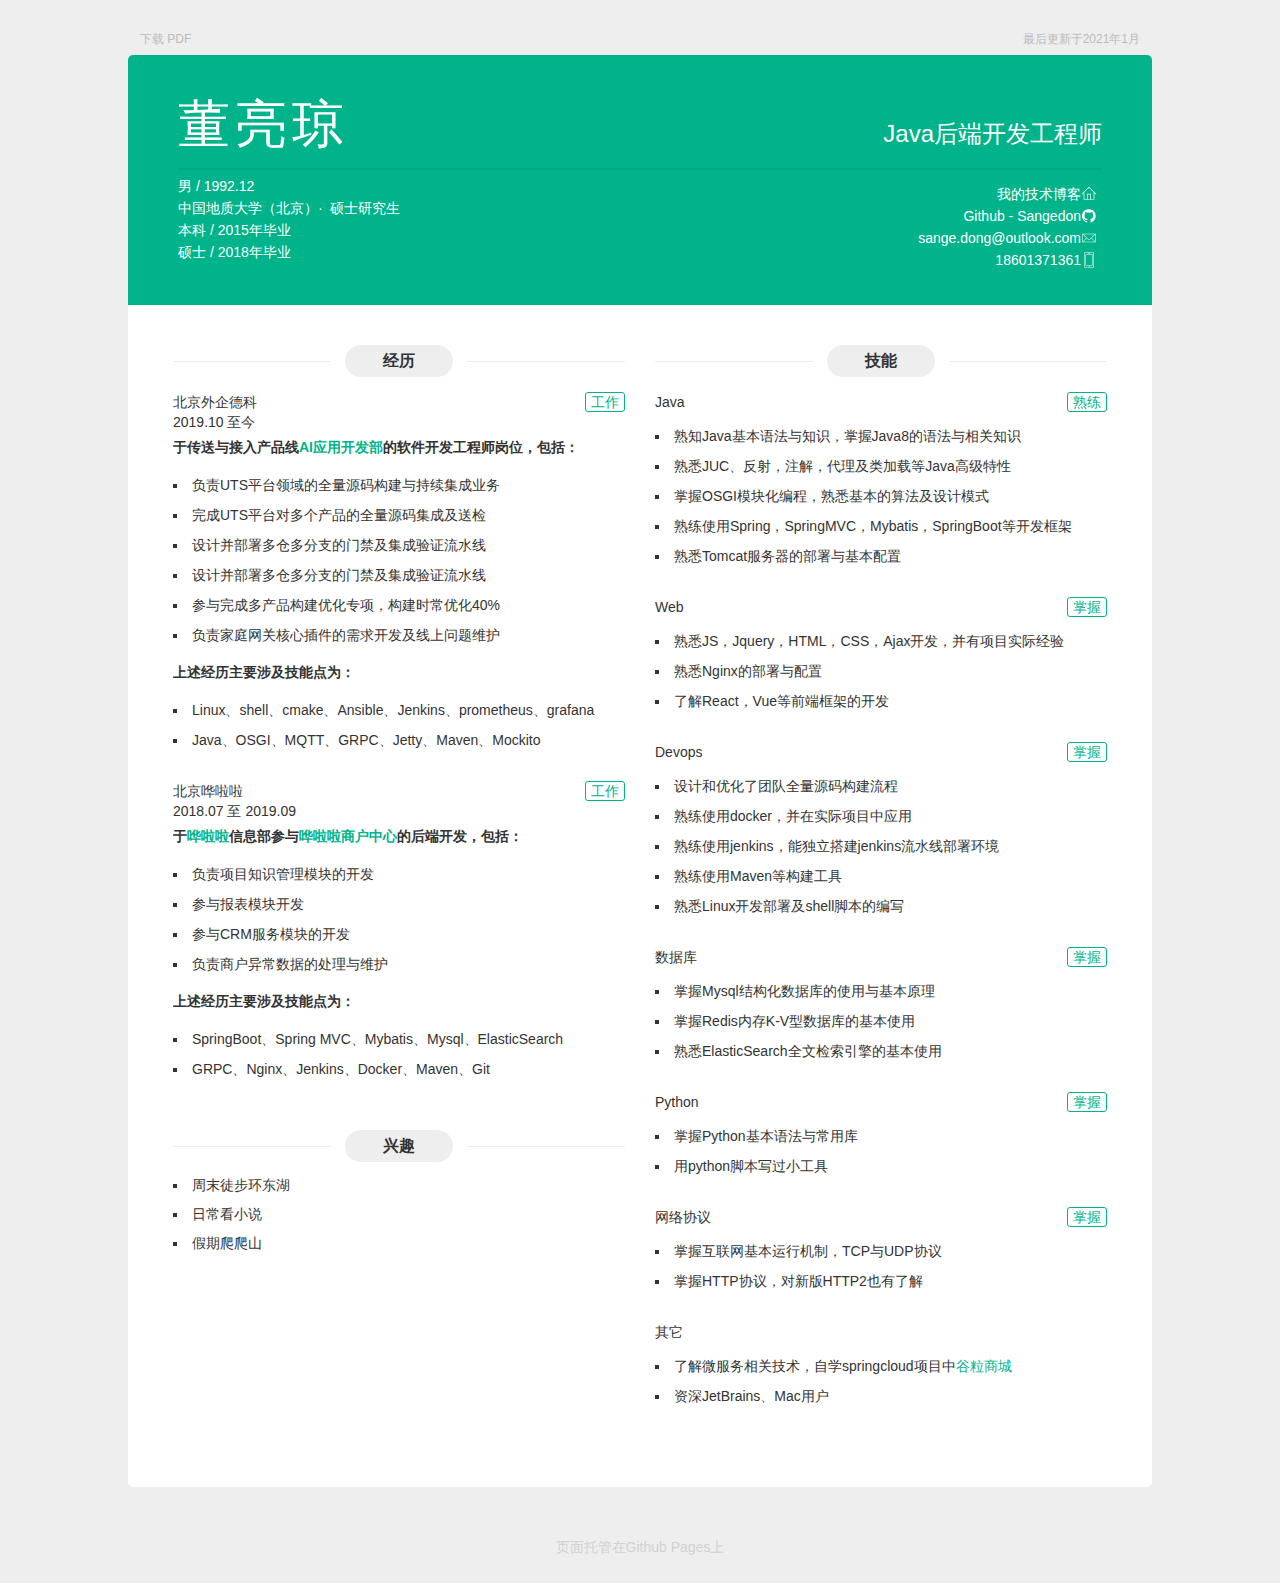
<file: docs/index.html>
<!DOCTYPE html><html><head><meta charset="utf-8"><meta http-equiv="X-UA-Compatible" content="IE=edge"><meta name="viewport" content="width=device-width, initial-scale=1"><title>简历 | 董亮琼</title><style rel="stylesheet">a,abbr,acronym,address,applet,article,aside,audio,b,big,blockquote,body,canvas,caption,center,cite,code,dd,del,details,dfn,div,dl,dt,em,embed,fieldset,figcaption,figure,footer,form,h1,h2,h3,h4,h5,h6,header,hgroup,html,i,iframe,img,ins,kbd,label,legend,li,mark,menu,nav,object,ol,output,p,pre,q,ruby,s,samp,section,small,span,strike,strong,sub,summary,sup,table,tbody,td,tfoot,th,thead,time,tr,tt,u,ul,var,video{margin:0;padding:0;border:0;font:inherit;font-size:100%;vertical-align:baseline}html{line-height:1}ol,ul{list-style:none}table{border-collapse:collapse;border-spacing:0}caption,td,th{text-align:left;font-weight:400;vertical-align:middle}blockquote,q{quotes:none}blockquote:after,blockquote:before,q:after,q:before{content:"";content:none}a img{border:none}elements-of-type(html5-block){display:block}*{-webkit-box-sizing:border-box;-moz-box-sizing:border-box;box-sizing:border-box;user-select:none}body{color:#333;font-size:14px;line-height:1.5;font-family:Helvetica Neue,Helvetica,Arial,Microsoft YaHei,sans-serif;-webkit-font-smoothing:antialiased;-webkit-text-size-adjust:none;background-color:#eee;overflow:auto;padding-top:5px}@media screen and (max-width:1024px){body{padding-top:0}}a{text-decoration:none;color:#00b38a;-webkit-transition:all .2s ease-in-out;-moz-transition:all .2s ease-in-out;-o-transition:all .2s ease-in-out;transition:all .2s ease-in-out}.last-modified{position:absolute;top:30px;left:50%;width:1000px;color:#bbb;margin-left:-500px;font-size:12px;text-align:right}@media screen and (max-width:1024px){.last-modified{display:none}}@media print{.last-modified{display:none}}.download-pdf{position:absolute;top:30px;left:50%;color:#bbb;margin-left:-500px;font-size:12px;text-align:right}@media screen and (max-width:1024px){.download-pdf{display:none}}@media print{.download-pdf{display:none}}.content{position:relative;width:1024px;margin:50px auto;-webkit-border-radius:5px;-moz-border-radius:5px;-ms-border-radius:5px;-o-border-radius:5px;border-radius:5px;background-color:#fff;overflow:hidden}@media screen and (max-width:1024px){.content{width:100%;margin:0;-webkit-border-radius:0;-moz-border-radius:0;-ms-border-radius:0;-o-border-radius:0;border-radius:0}}.content-hd{width:100%;padding:30px 50px;color:#fff;background-color:#00b38a;overflow:hidden}@media screen and (max-width:720px){.content-hd{padding:25px 30px}}@media print{.content-hd{color:#000;background-color:#fff}}.content-hd .title{width:100%;border-bottom:2px solid #00a982;font-size:52px;font-weight:300;overflow:hidden;padding-bottom:5px;margin-bottom:5px}.content-hd .contact,.content-hd .info,.content-hd .job,.content-hd .name{width:50%}@media screen and (max-width:720px){.content-hd .contact,.content-hd .info,.content-hd .job,.content-hd .name{width:100%;text-align:center}}.content-hd .name{float:left}.content-hd .name h1{font-family:Lucida Grande,Hiragino Sans GB,Hiragino Sans GB W3,Helvetica Neue,Helvetica,Arial,Microsoft YaHei,sans-serif;font-weight:500;letter-spacing:5px}@media screen and (max-width:720px){.content-hd .name h1{letter-spacing:0;line-height:1.25;margin-top:10px}}.content-hd .name h1 small{font-weight:400;letter-spacing:0;font-size:24px;padding-left:10px}@media screen and (max-width:720px){.content-hd .name h1 small{display:block;padding-left:0;font-size:20px;line-height:1}}.content-hd .job{float:right;text-align:right}@media screen and (max-width:720px){.content-hd .job{text-align:center}}.content-hd .job h2{display:inline-block;font-size:24px}@media screen and (max-width:720px){.content-hd .job h2{border-top:1px solid #00a982;margin:5px auto 0;padding:10px}}.content-hd .info{float:left;line-height:22px}.content-hd .contact{float:right;text-align:right;padding-right:5px}.content-hd .contact ul{margin:8px 0 4px}@media screen and (max-width:720px){.content-hd .contact ul{text-align:center;margin:16px 0 0}}.content-hd .contact ul>li{height:22px}@media screen and (max-width:720px){.content-hd .contact ul>li{display:inline-block}}.content-hd .contact ul>li>a{color:#fff;font-family:Lucida Grande,Hiragino Sans GB,Hiragino Sans GB W3,Helvetica Neue,Helvetica,Arial,Microsoft YaHei,sans-serif;font-size:14px;line-height:22px}@media print{.content-hd .contact ul>li>a{color:#000}}.content-hd .contact ul>li>a:hover{color:#e8e8e8}@media screen and (max-width:720px){.content-hd .contact ul>li>a .contact-link{display:none}}.content-hd .contact ul>li>a .iconfont{fill:#fff;vertical-align:text-top}@media screen and (max-width:720px){.content-hd .contact ul>li>a .iconfont{margin:5px 8px}}.content-bd{width:100%;min-height:200px;padding:20px 30px 50px;overflow:hidden}@media screen and (max-width:720px){.content-bd{padding:20px 20px 50px}}.content-bd .content-left,.content-bd .content-right{width:50%}@media screen and (max-width:1024px){.content-bd .content-left,.content-bd .content-right{width:100%}}.content-bd .content-left{float:left}.content-bd .content-right{float:right}.content-bd section{overflow:hidden;padding:10px 15px}.content-bd .section-hd{position:relative;height:32px;margin:10px auto 5px;overflow:hidden}.content-bd .section-bd{overflow:hidden}.content-bd .section-bd ul li{margin-top:8px;list-style:square inside}.content-bd .section-bd .item{margin-bottom:20px}.content-bd .section-title-l,.content-bd .section-title-r{position:absolute;top:50%;display:inline-block;width:35%;height:0;vertical-align:middle;border-top:1px solid #ededed}.content-bd .section-title-l{left:0}.content-bd .section-title-r{right:0}.content-bd .section-title{position:relative;z-index:1;width:24%;min-width:100px;margin:0 auto;padding:4px 10px;-webkit-border-radius:32px;-moz-border-radius:32px;-ms-border-radius:32px;-o-border-radius:32px;border-radius:32px;font-size:16px;font-weight:700;text-align:center;background-color:#eee}.content-bd .section-list{padding:10px 0 5px}.content-bd .item-hd{position:relative;padding:10px 0 5px;line-height:20px;overflow:hidden;font-weight:500;min-height:30px}.content-bd .item-hd .item-time{display:inline-block;float:left;width:25%}@media screen and (max-width:720px){.content-bd .item-hd .item-time{width:100%;margin-bottom:5px}}.content-bd .item-hd .item-more{position:absolute;top:10px;right:0}.content-bd .item-hd .item-name{float:left}.content-bd .item-bd{margin-bottom:5px}.content-bd .item-des{margin-bottom:16px;font-weight:700}.content-bd .item-tail{margin-top:16px}.content-bd .section-content{text-align:justify;word-break:break-all;line-height:22px}.content-bd .section-content em{display:inline-block;font-family:Menlo,Helvetica Neue,Helvetica,Arial,Microsoft YaHei,sans-serif;font-size:12px;line-height:14px;border:1px solid #d1d1d1;-webkit-border-radius:3px;-moz-border-radius:3px;-ms-border-radius:3px;-o-border-radius:3px;border-radius:3px;margin:2px;padding:0 3px;background-color:#f7f7f7}.content-bd .section-content strong{font-family:Helvetica Neue,Helvetica,Arial,Microsoft YaHei,sans-serif;font-size:12px;line-height:14px;border:1px solid #f3f3f3;-webkit-border-radius:3px;-moz-border-radius:3px;-ms-border-radius:3px;-o-border-radius:3px;border-radius:3px;font-weight:500;color:#444;margin:2px;padding:0 3px;background-color:#f6f6f6}.content-bd .practice .item-time{width:100%}.btn{display:inline-block;padding:0 5px;border:1px solid #00b38a;border-radius:3px;color:#00b38a;font-family:Menlo,Helvetica Neue,Helvetica,Arial,Microsoft YaHei,sans-serif;font-size:14px;line-height:18px;text-align:center}.btn:hover{color:#fff;background-color:#00b38a}.github-footer{text-align:center}.github-footer .footer-link{display:inline-block;color:#d1d1d1;margin-bottom:25px}@media screen and (max-width:1024px){.github-footer .footer-link{margin-top:25px}}@media print{.github-footer{display:none}}</style><base target="_blank"></head><body><p class="last-modified">最后更新于2021年1月</p><a class="download-pdf" href="http://resume.sangedon.cn/resume.pdf">下载 PDF</a><main class="content"><header class="content-hd"><section class="title"><div class="name"><h1>董亮琼</h1></div><div class="job"><h2>Java后端开发工程师</h2></div></section><section class="info"><ul><li>男 / 1992.12</li><li>中国地质大学（北京）·&nbsp;&nbsp;硕士研究生</li><li>本科 / 2015年毕业</li><li>硕士 / 2018年毕业</li></ul></section><section class="contact"><ul><li><a href="https://sangedon.cn"><span class="contact-link">我的技术博客</span><span class="iconfont"><svg width="16px" height="16px" viewBox="0 0 1024 1024"><path d="M512 42.581333l-469.333333 469.333333 31.146667 31.146667L170.666667 446.250667l0 438.186667 682.666667 0L853.333333 446.208l96.853333 96.896 31.146667-31.146667L512 42.581333zM426.666667 841.770667l0-298.666667 170.666667 0 0 298.666667L426.666667 841.770667zM810.666667 841.770667l-170.666667 0 0-341.333333L384 500.437333l0 341.333333L213.333333 841.770667 213.333333 403.584l298.666667-298.666667 298.666667 298.666667L810.666667 841.770667z"></path></svg></span></a></li><li><a href="https://github.com/SangeDong"><span class="contact-link">Github - Sangedon</span><span class="iconfont"><svg width="16px" height="16px" viewBox="0 0 1024 1024"><path d="M941.714 512q0 143.433-83.712 258.011t-216.283 158.574q-15.433 2.853-22.565-3.986t-7.131-17.152v-120.576q0-55.442-29.696-81.152 32.585-3.438 58.587-10.277t53.723-22.272 46.299-37.998 30.281-60.014 11.703-86.016q0-69.157-45.129-117.723 21.138-52.005-4.571-116.553-16.018-5.157-46.299 6.29t-52.553 25.161l-21.723 13.714q-53.138-14.848-109.714-14.848t-109.714 14.848q-9.143-6.29-24.283-15.433t-47.726-22.016-49.152-7.717q-25.161 64.585-3.986 116.553-45.129 48.567-45.129 117.723 0 48.567 11.703 85.723t29.989 60.014 46.007 38.29 53.723 22.272 58.587 10.277q-22.857 20.553-28.014 58.843-11.995 5.705-25.71 8.558t-32.585 2.853-37.413-12.288-31.707-35.73q-10.862-18.286-27.721-29.696t-28.27-13.714l-11.447-1.719q-11.995 0-16.567 2.56t-2.853 6.583 5.157 8.009 7.424 6.839l3.986 2.853q12.581 5.705 24.869 21.723t17.993 29.147l5.705 13.129q7.424 21.723 25.161 35.145t38.29 17.152 39.717 3.986 31.707-2.011l13.129-2.304q0 21.723 0.293 50.871t0.293 30.866q0 10.277-7.424 17.152t-22.857 3.986q-132.571-43.995-216.283-158.574t-83.712-258.011q0-119.442 58.843-220.27t159.707-159.707 220.27-58.843 220.27 58.843 159.707 159.707 58.843 220.27z"></path></svg></span></a></li><li><a href="mailto:sange.dong@outlook.com"><span class="contact-link">sange.dong@outlook.com</span><span class="iconfont"><svg width="16px" height="16px" viewBox="0 0 1024 1024"><path d="M903.808 239.04l-818.304 0 0 545.92 852.992 0 0-545.92-34.688 0zM869.664 273.152l-329.536 329.536c-15.04 15.04-41.248 15.04-56.288 0l-329.6-329.536 715.392 0zM119.616 286.752l221.536 221.504-221.536 221.536 0-443.072zM146.848 750.848l218.464-218.432 94.432 94.4c13.952 13.952 32.512 21.664 52.256 21.664s38.304-7.712 52.256-21.664l94.432-94.432 218.432 218.432-730.304 0zM904.384 729.824l-221.536-221.568 221.536-221.568 0 443.136z"></path></svg></span></a></li><li><a href="mailto:sange.dong@outlook.com"><span class="contact-link">18601371361</span><span class="iconfont"><svg width="16px" height="16px" viewBox="0 0 1024 1024"><path d="M256 1024l512 0c26.464 0 48-21.536 48-48l0-928c0-26.464-21.536-48-48-48l-512 0c-26.464 0-48 21.536-48 48l0 928c0 26.464 21.536 48 48 48zM240 48c0-8.832 7.168-16 16-16l512 0c8.832 0 16 7.168 16 16l0 928c0 8.832-7.168 16-16 16l-512 0c-8.832 0-16-7.168-16-16l0-928zM288 864l448 0c8.832 0 16-7.168 16-16l0-672c0-8.832-7.168-16-16-16l-448 0c-8.832 0-16 7.168-16 16l0 672c0 8.832 7.168 16 16 16zM304 192l416 0 0 640-416 0 0-640zM496 928c0 17.664 14.336 32 32 32s32-14.336 32-32c0-17.664-14.336-32-32-32-17.664 0-32 14.336-32 32zM448 128l128 0c8.832 0 16-7.168 16-16s-7.168-16-16-16l-128 0c-8.832 0-16 7.168-16 16s7.168 16 16 16z"></path></svg></span></a></li></ul></section></header><div class="content-bd"><div class="content-left"><section class="practice"><header class="section-hd"><span class="section-title-l"></span><h2 class="section-title">经历</h2><span class="section-title-r"></span></header><div class="section-bd"><div class="item"><header class="item-hd"><h3 class="item-name">北京外企德科</h3><span class="item-time">2019.10 至今</span><a class="btn item-more" href="https://www.huawei.com/cn/gallery/facilities/hw_277229">工作</a></header><div class="item-bd"><p class="item-des">于传送与接入产品线<a>AI应用开发部</a>的软件开发工程师岗位，包括：</p><ul class="section-content"><li>负责UTS平台领域的全量源码构建与持续集成业务</li><li>完成UTS平台对多个产品的全量源码集成及送检</li><li>设计并部署多仓多分支的门禁及集成验证流水线</li><li>设计并部署多仓多分支的门禁及集成验证流水线</li><li>参与完成多产品构建优化专项，构建时常优化40%</li><li>负责家庭网关核心插件的需求开发及线上问题维护</li></ul><p class="item-tail item-des">上述经历主要涉及技能点为：</p><ul class="section-content"><li>Linux、shell、cmake、Ansible、Jenkins、prometheus、grafana</li><li>Java、OSGI、MQTT、GRPC、Jetty、Maven、Mockito</li></ul></div></div><div class="item"><header class="item-hd"><h3 class="item-name">北京哗啦啦</h3><span class="item-time">2018.07 至 2019.09</span><a class="btn item-more" href="http://www.hualala.com">工作</a></header><div class="item-bd"><p class="item-des">于<a href="http://www.hualala.com">哗啦啦</a>信息部参与<a href="https://passport.hualala.com/login?redirectURL=https%3A%2F%2Fshop.hualala.com#" redirectURL="https://shop.hualala.com#">哗啦啦商户中心</a>的后端开发，包括：</p><ul class="section-content"><li>负责项目知识管理模块的开发</li><li>参与报表模块开发</li><li>参与CRM服务模块的开发</li><li>负责商户异常数据的处理与维护</li></ul><p class="item-tail item-des">上述经历主要涉及技能点为：</p><ul class="section-content"><li>SpringBoot、Spring MVC、Mybatis、Mysql、ElasticSearch</li><li>GRPC、Nginx、Jenkins、Docker、Maven、Git</li></ul></div></div></div></section><section class="project"><header class="section-hd"><span class="section-title-l"></span><h2 class="section-title">兴趣</h2><span class="section-title-r"></span></header><div class="section-bd"><div class="item"><div class="item-bd"><ul><li>周末徒步环东湖</li><li>日常看小说</li><li>假期爬爬山</li></ul></div></div></div></section></div><div class="content-right"><section class="skill"><header class="section-hd"><span class="section-title-l"></span><h2 class="section-title">技能</h2><span class="section-title-r"></span></header><div class="section-bd"><div class="item"><header class="item-hd"><span class="item-time">Java</span><a class="btn item-more">熟练</a></header><div class="item-bd"><ul class="section-content"><li>熟知Java基本语法与知识，掌握Java8的语法与相关知识</li><li>熟悉JUC、反射，注解，代理及类加载等Java高级特性</li><li>掌握OSGI模块化编程，熟悉基本的算法及设计模式</li><li>熟练使用Spring，SpringMVC，Mybatis，SpringBoot等开发框架</li><li>熟悉Tomcat服务器的部署与基本配置</li></ul></div></div><div class="item"><header class="item-hd"><span class="item-time">Web</span><a class="btn item-more">掌握</a></header><div class="item-bd"><ul class="section-content"><li>熟悉JS，Jquery，HTML，CSS，Ajax开发，并有项目实际经验</li><li>熟悉Nginx的部署与配置</li><li>了解React，Vue等前端框架的开发</li></ul></div></div><div class="item"><header class="item-hd"><span class="item-time">Devops</span><a class="btn item-more">掌握</a></header><div class="item-bd"><ul class="section-content"><li>设计和优化了团队全量源码构建流程</li><li>熟练使用docker，并在实际项目中应用</li><li>熟练使用jenkins，能独立搭建jenkins流水线部署环境</li><li>熟练使用Maven等构建工具</li><li>熟悉Linux开发部署及shell脚本的编写</li></ul></div></div><div class="item"><header class="item-hd"><span class="item-time">数据库</span><a class="btn item-more">掌握</a></header><div class="item-bd"><ul class="section-content"><li>掌握Mysql结构化数据库的使用与基本原理</li><li>掌握Redis内存K-V型数据库的基本使用</li><li>熟悉ElasticSearch全文检索引擎的基本使用</li></ul></div></div><div class="item"><header class="item-hd"><span class="item-time">Python</span><a class="btn item-more">掌握</a></header><div class="item-bd"><ul class="section-content"><li>掌握Python基本语法与常用库</li><li>用python脚本写过小工具</li></ul></div></div><div class="item"><header class="item-hd"><span class="item-time">网络协议</span><a class="btn item-more">掌握</a></header><div class="item-bd"><ul class="section-content"><li>掌握互联网基本运行机制，TCP与UDP协议</li><li>掌握HTTP协议，对新版HTTP2也有了解</li></ul></div></div><div class="item"><header class="item-hd"><span class="item-time">其它</span></header><div class="item-bd"><ul class="section-content"><li>了解微服务相关技术，自学springcloud项目中<a href="https://gitee.com/sangedon/gulimall">谷粒商城</a></li><li>资深JetBrains、Mac用户</li></ul></div></div></div></section></div></div></main><footer class="github-footer"><a class="footer-link" href="https://github.com/gwuhaolin/resume">页面托管在Github Pages上</a></footer></body></html>
</file>
